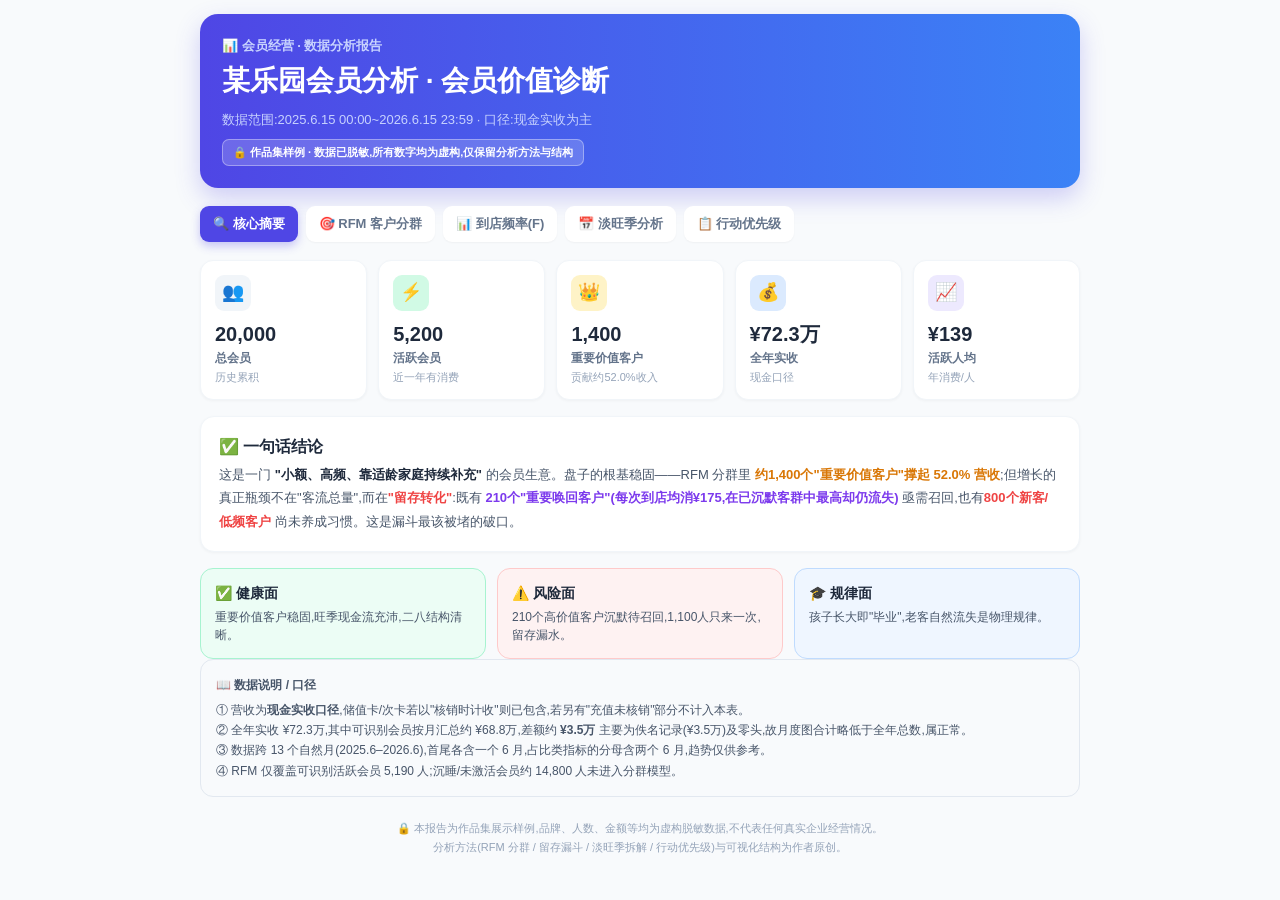
<file: index.html>
<!DOCTYPE html>
<html lang="zh-CN">
<head>
<meta charset="UTF-8">
<meta name="viewport" content="width=device-width, initial-scale=1.0">
<title>会员价值诊断报告(脱敏样例)</title>

<!-- 步骤 1：样式 ── style.css -->
<link rel="stylesheet" href="style.css">

</head>
<body>
<div class="wrap" id="app"></div>

<!--
  加载顺序说明（全局作用域，非 ES Module）：
    步骤 2：config.js  → 定义 CONFIG（纯数据）
    步骤 3：rfm.js     → 定义 RFM 计算/渲染函数（依赖 CONFIG）
    步骤 4：charts.js  → 定义图表渲染函数（依赖 CONFIG + rfm.js 的 num/pct）
    步骤 5：下面的内联脚本 → 调用上面所有函数，组装完整页面
-->
<script src="config.js"></script>
<script src="rfm.js"></script>
<script src="charts.js"></script>

<script>
/* ============================================================
   主组装脚本 — 职责：调所有模块的函数，拼出完整页面
   ============================================================ */
(function() {
  var C = CONFIG;

  // ── 步骤 5a：计算所有数据 ──
  var rfmData = computeRfmData();
  var moData  = computeMonthlyData();

  // ── 步骤 5b：用各模块渲染 HTML 片段 ──
  var rfmBars  = buildRfmBars(rfmData.rfmDisplay, rfmData.rfmMax);
  var rfmCards = buildRfmCards(rfmData.rfmDisplay, rfmData.rfmRevTotal);
  var anonCard = buildAnonCard();
  var moBars   = buildMoBars(moData.moRows, moData.moMax, moData.moYear, moData.segColor);
  var moLegend = buildMoLegend();
  var yoyBlock = buildYoyComparison(moData.yoyJun, moData.jun25, moData.jun26);
  var planRows = buildActionPlan();
  var freqChart = buildFreqChart(rfmData.active, rfmData.sleeping, rfmData.pyMax, rfmData.convertible);

  // ── 步骤 5c：组装完整页面 HTML ──
  var HTML = ''
    + '<div class="header">'
    + '<div class="eyebrow">📊 会员经营 · 数据分析报告</div>'
    + '<h1>' + C.brandName + ' · ' + C.reportTitle + '</h1>'
    + '<p>数据范围:' + C.dateRange + '</p>'
    + '<span class="desens">🔒 作品集样例 · 数据已脱敏,所有数字均为虚构,仅保留分析方法与结构</span>'
    + '</div>'

    + '<div class="tabs">'
    + '<button class="tab active" data-t="overview">🔍 核心摘要</button>'
    + '<button class="tab" data-t="rfm">🎯 RFM 客户分群</button>'
    + '<button class="tab" data-t="members">📊 到店频率(F)</button>'
    + '<button class="tab" data-t="revenue">📅 淡旺季分析</button>'
    + '<button class="tab" data-t="plan">📋 行动优先级</button>'
    + '</div>'

    // ========== OVERVIEW 面板 ==========
    + '<div class="panel active" id="overview">'
    + '<div class="kpi-grid">'
    + '<div class="kpi"><div class="ic" style="background:#f1f5f9">👥</div><div class="v">' + num(C.totalMembers) + '</div><div class="l">总会员</div><div class="s">' + C.accumDesc + '</div></div>'
    + '<div class="kpi"><div class="ic" style="background:#d1fae5">⚡</div><div class="v">' + num(rfmData.active) + '</div><div class="l">活跃会员</div><div class="s">近一年有消费</div></div>'
    + '<div class="kpi"><div class="ic" style="background:#fef3c7">👑</div><div class="v">' + num(C.rfmSegments[0].members) + '</div><div class="l">重要价值客户</div><div class="s">贡献约' + pct(rfmData.topShare, 0) + '收入</div></div>'
    + '<div class="kpi"><div class="ic" style="background:#dbeafe">💰</div><div class="v">¥' + C.annualRevenueWan + '万</div><div class="l">全年实收</div><div class="s">现金口径</div></div>'
    + '<div class="kpi"><div class="ic" style="background:#ede9fe">📈</div><div class="v">¥' + rfmData.perCapita + '</div><div class="l">活跃人均</div><div class="s">年消费/人</div></div>'
    + '</div>'

    + '<div class="card">'
    + '<h2>✅ 一句话结论</h2>'
    + '<p style="font-size:13px;color:#475569;line-height:1.8">'
    + '这是一门 <b class="dark">"小额、高频、靠适龄家庭持续补充"</b> 的会员生意。盘子的根基稳固——'
    + 'RFM 分群里 <b class="amber">约' + num(C.rfmSegments[0].members) + '个"重要价值客户"撑起 ' + pct(rfmData.topShare, 0) + ' 营收</b>;但增长的真正瓶颈不在"客流总量",而在'
    + '<b class="red">"留存转化"</b>:既有 <b class="violet">' + num(C.rfmSegments[1].members) + '个"重要唤回客户"(每次到店均消¥' + num(C.rfmSegments[1].avgPerVisit) + ',在已沉默客群中最高却仍流失)</b> 亟需召回,也有'
    + '<b class="red">' + num(C.rfmSegments[6].members) + '个新客/低频客户</b> 尚未养成习惯。这是漏斗最该被堵的破口。'
    + '</p>'
    + '</div>'

    + '<div class="grid3">'
    + '<div class="mini" style="background:#ecfdf5;border-color:#a7f3d0"><div class="t" style="color:#1e293b">✅ 健康面</div><p>重要价值客户稳固,旺季现金流充沛,二八结构清晰。</p></div>'
    + '<div class="mini" style="background:#fef2f2;border-color:#fecaca"><div class="t" style="color:#1e293b">⚠️ 风险面</div><p>' + num(C.rfmSegments[1].members) + '个高价值客户沉默待召回,' + num(C.onceMembers) + '人只来一次,留存漏水。</p></div>'
    + '<div class="mini" style="background:#eff6ff;border-color:#bfdbfe"><div class="t" style="color:#1e293b">🎓 规律面</div><p>孩子长大即"毕业",老客自然流失是物理规律。</p></div>'
    + '</div>'

    + '<div class="note" style="background:#f8fafc;border:1px solid #e2e8f0">'
    + '<div class="nt" style="color:#475569">📖 数据说明 / 口径</div>'
    + '<span style="color:#475569">'
    + '① 营收为<b>现金实收口径</b>,储值卡/次卡若以"核销时计收"则已包含,若另有"充值未核销"部分不计入本表。<br>'
    + '② 全年实收 ¥' + C.annualRevenueWan + '万,其中可识别会员按月汇总约 ¥' + (moData.moYear / 10000).toFixed(1) + '万,差额约 <b>¥' + (moData.moGap / 10000).toFixed(1) + '万</b> 主要为佚名记录(¥' + (C.rfmAnonymous.revenueYuan / 10000).toFixed(1) + '万)及零头,故月度图合计略低于全年总数,属正常。<br>'
    + '③ 数据跨 13 个自然月(2025.6–2026.6),首尾各含一个 6 月,占比类指标的分母含两个 6 月,趋势仅供参考。<br>'
    + '④ RFM 仅覆盖可识别活跃会员 ' + num(rfmData.rfmKnownSum) + ' 人;沉睡/未激活会员约 ' + num(rfmData.sleeping) + ' 人未进入分群模型。'
    + '</span>'
    + '</div>'
    + '</div>'

    // ========== RFM 面板 ==========
    + '<div class="panel" id="rfm">'
    + '<div class="card">'
    + '<h2>RFM 是什么 · 怎么分类的</h2>'
    + '<div class="sub">用三个维度给每位会员"打分",再按高低组合划出客户类型</div>'
    + '<div class="rfm-dim">'
    + '<div class="d" style="background:#eff6ff;border-color:#bfdbfe"><div class="dl" style="color:#2563eb">R</div><div class="dn">最近消费 Recency</div><p>距今多久来过一次。越近说明越活跃,记"近";太久没来记"远"。</p></div>'
    + '<div class="d" style="background:#fffbeb;border-color:#fde68a"><div class="dl" style="color:#d97706">F</div><div class="dn">消费频率 Frequency</div><p>统计期内到店次数。来得越勤越忠诚,记"高";偶尔来记"低"。</p></div>'
    + '<div class="d" style="background:#ecfdf5;border-color:#a7f3d0"><div class="dl" style="color:#059669">M</div><div class="dn">消费金额 Monetary</div><p>累计消费金额。花得越多越有价值,记"高";花得少记"低"。</p></div>'
    + '</div>'
    + '<div class="note" style="background:#f8fafc;border:1px solid #e2e8f0">'
    + '<span style="color:#475569"><b class="dark">划分规则:</b>把每位会员的 R / F / M 分别与<b>全体平均值</b>对比——高于平均记"高/近",低于平均记"低/远"。三个维度的"高低"两两组合,共 8 种,正好对应下面 8 类客户。<b>(注:均值切分在少数大客拉高平均时会让"高"组偏小,后续可改用分位数法复核。)</b></span>'
    + '</div>'
    + '</div>'

    + '<div class="card">'
    + '<h2>各分群规模</h2>'
    + '<div class="sub">可识别活跃会员共 ' + num(rfmData.rfmKnownSum) + ' 人(佚名记录单列,见下)</div>'
    + rfmBars
    + '<div class="note" style="background:#ecfdf5;border:1px solid #a7f3d0;margin-top:6px">'
    + '<span style="color:#065f46"><b>校验:</b>8 类合计 ' + num(rfmData.rfmKnownSum) + ' 人,加上 ' + num(rfmData.anonCount) + ' 条佚名合并记录,正好 = 活跃会员 ' + num(rfmData.active) + ' 人,数据完整无缺口。</span>'
    + '</div>'
    + '</div>'

    + '<div class="card">'
    + '<h2>分群明细 · 金额、客单价与运营动作</h2>'
    + '<div class="sub">每类客户的 R/F/M 组合、实付金额合计、每次到店平均消费,以及该怎么对待</div>'
    + rfmCards
    + '<div class="note" style="background:#eff6ff;border:1px solid #bfdbfe;margin-top:4px">'
    + '<span style="color:#1e3a8a"><b class="blue">读图提示:</b>「实付合计」是该类会员近一年的总贡献;「每次到店均消」反映客单价高低。可以看到高价值类(发展/挽留)虽然人少,但每次到店均消明显高于普通类——这正是把资源向他们倾斜的依据。</span>'
    + '</div>'
    + '</div>'

    + '<div class="card">'
    + '<h2>🎭 佚名客户(单列)</h2>'
    + '<div class="sub">无法识别、不参与打分,仅保留记录</div>'
    + anonCard
    + '</div>'
    + '</div>'

    // ========== MEMBERS / 频率面板 ==========
    + '<div class="panel" id="members">'
    + '<div class="card">'
    + '<h2>到店频率漏斗(RFM 中的 F 维度细看)</h2>'
    + '<div class="sub">活跃会员' + num(rfmData.active) + '人按近一年到店次数拆分,看新客转化与留存</div>'
    + freqChart
    + '</div>'
    + '<div class="note" style="background:#fffbeb;border:1px solid #fde68a">'
    + '<div class="nt" style="color:#92400e">🎯 分析师备注</div>'
    + '<span style="color:#78350f">"只来1次"和"2-3次"两层合计 <b>' + num(rfmData.convertible) + '人</b>,是暑期卡最该主攻的"可转化人群"——对应 RFM 里的"新客/低频客户"与"一般客户"。沉睡池' + num(rfmData.sleeping) + '人需先用"时间"字段区分 <b>"真睡着(近期才停)"</b> 与 <b>"已毕业(很久没来)"</b>,只唤醒前者。</span>'
    + '</div>'
    + '</div>'

    // ========== 淡旺季面板 ==========
    + '<div class="panel" id="revenue">'
    + '<div class="card">'
    + '<h2>📅 淡旺季分析 · ' + moData.moRows.length + '个月实收</h2>'
    + '<div class="sub">条长 = 该月实收占合计比例 &nbsp;|&nbsp; 条内颜色 = 该月各类客户的贡献占比</div>'
    + moBars
    + (moData.anyApprox ? '<div class="note" style="background:#fffbeb;border:1px solid #fde68a;margin-top:6px"><span style="color:#92400e"><b>注:</b>带 <b style="color:#f59e0b">*</b> 的月份只填了实收总额,条内颜色是按"全年平均结构"<b>估算</b>的,仅供示意。</span></div>' : '')
    + '<div class="note" style="background:#fef2f2;border:1px solid #fecaca;margin-top:6px">'
    + '<span style="color:#991b1b"><b>重要读图前提(方法论):</b>客户分群标签是按<b>全年一次性</b>划定的,而"流失/唤回/挽留"等类别的定义本身就含「很久没来」。因此这些类别在最近几个月自然为 0——这是<b>分类定义所致,并非该群体真的在淡季消失</b>。所以本图<b>只适合横向看"新客/低频(浅蓝)"等近期活跃类的季节变化</b>,不要据此解读"流失客户在某月不见了"。</span>'
    + '</div>'
    + '</div>'

    + '<div class="stat-grid" style="margin-bottom:16px">'
    + '<div class="stat"><div class="v" style="color:#f59e0b">' + moData.peak.m + '</div><div class="l">最旺月(¥' + (moData.peak.tot / 10000).toFixed(1) + '万 · ' + pct(moData.peak.tot / moData.moYear, 1) + ')</div></div>'
    + '<div class="stat"><div class="v" style="color:#60a5fa">' + moData.low.m + '</div><div class="l">最淡月(¥' + (moData.low.tot / 10000).toFixed(1) + '万 · ' + pct(moData.low.tot / moData.moYear, 1) + ')</div></div>'
    + '<div class="stat"><div class="v" style="color:#059669">' + pct(moData.summerTot / moData.moYear, 0) + '</div><div class="l">暑期(7-8月)占合计</div></div>'
    + '</div>'

    + yoyBlock

    + '<div class="card">'
    + '<h2>颜色图例(客户类型)</h2>'
    + '<div class="legend">' + moLegend + '</div>'
    + '</div>'

    + '<div class="note" style="background:#eff6ff;border:1px solid #bfdbfe">'
    + '<span style="color:#1e3a8a"><b class="blue">怎么看:</b>条形越长的月份越旺。更关键的是看<b>条内"新客/低频(浅蓝)"那一段如何随季节变宽</b>——旺季它若明显加宽,说明暑假确实带来大量新客,这正是暑期卡转化的原料;若旺季主要靠"重要价值客户"(橙)撑着,则说明旺季更多是老客加倍消费,而非拉新。</span>'
    + '</div>'
    + '</div>'

    // ========== 行动优先级面板 ==========
    + '<div class="panel" id="plan">'
    + '<div class="card">'
    + '<h2>📋 行动优先级</h2>'
    + '<div class="sub">把分群结论收口成"先做什么、对谁、靠什么依据、能换回多少、谁来做"</div>'
    + '<div class="tbl-wrap">'
    + '<table class="tbl">'
    + '<thead><tr><th>优先级</th><th>动作</th><th>目标人群</th><th>决策依据</th><th>预估回报(粗估)</th><th>负责</th></tr></thead>'
    + '<tbody>' + planRows + '</tbody>'
    + '</table>'
    + '</div>'
    + '<div class="note" style="background:#fffbeb;border:1px solid #fde68a;margin-top:12px">'
    + '<span style="color:#92400e"><b>关于"预估回报":</b>表中数字是<b>基于明确假设的粗估</b>(如"召回率 30%""单次 +¥20"),目的是让建议可被讨论和验证,而非精确预测。落地后请用实际数据回填、迭代假设——<b>写出假设</b>本身就是专业报告与口号的区别。</span>'
    + '</div>'
    + '</div>'

    + '<div class="note" style="background:#eff6ff;border:1px solid #bfdbfe">'
    + '<span style="color:#1e3a8a"><b class="blue">投入逻辑:</b>P0/P1 集中在"高价值召回"与"新客留存"——前者单位产出最高、后者决定盘子能否持续补充;P2 守住基本盘;P3 用近乎零成本的群发维持触达即可,不宜重投。<b>有限资源应优先砸在 P0、P1。</b></span>'
    + '</div>'
    + '</div>'

    + '<div class="footer">'
    + '🔒 本报告为作品集展示样例,品牌、人数、金额等均为虚构脱敏数据,不代表任何真实企业经营情况。<br>'
    + '分析方法(RFM 分群 / 留存漏斗 / 淡旺季拆解 / 行动优先级)与可视化结构为作者原创。'
    + '</div>';

  // ── 步骤 5d：渲染到页面 ──
  document.getElementById('app').innerHTML = HTML;

  // ── 步骤 5e：标签切换逻辑 ──
  document.querySelectorAll('.tab').forEach(function(btn) {
    btn.addEventListener('click', function() {
      document.querySelectorAll('.tab').forEach(function(b) { b.classList.remove('active'); });
      document.querySelectorAll('.panel').forEach(function(p) { p.classList.remove('active'); });
      btn.classList.add('active');
      document.getElementById(btn.getAttribute('data-t')).classList.add('active');
    });
  });
})();
</script>
</body>
</html>
</file>
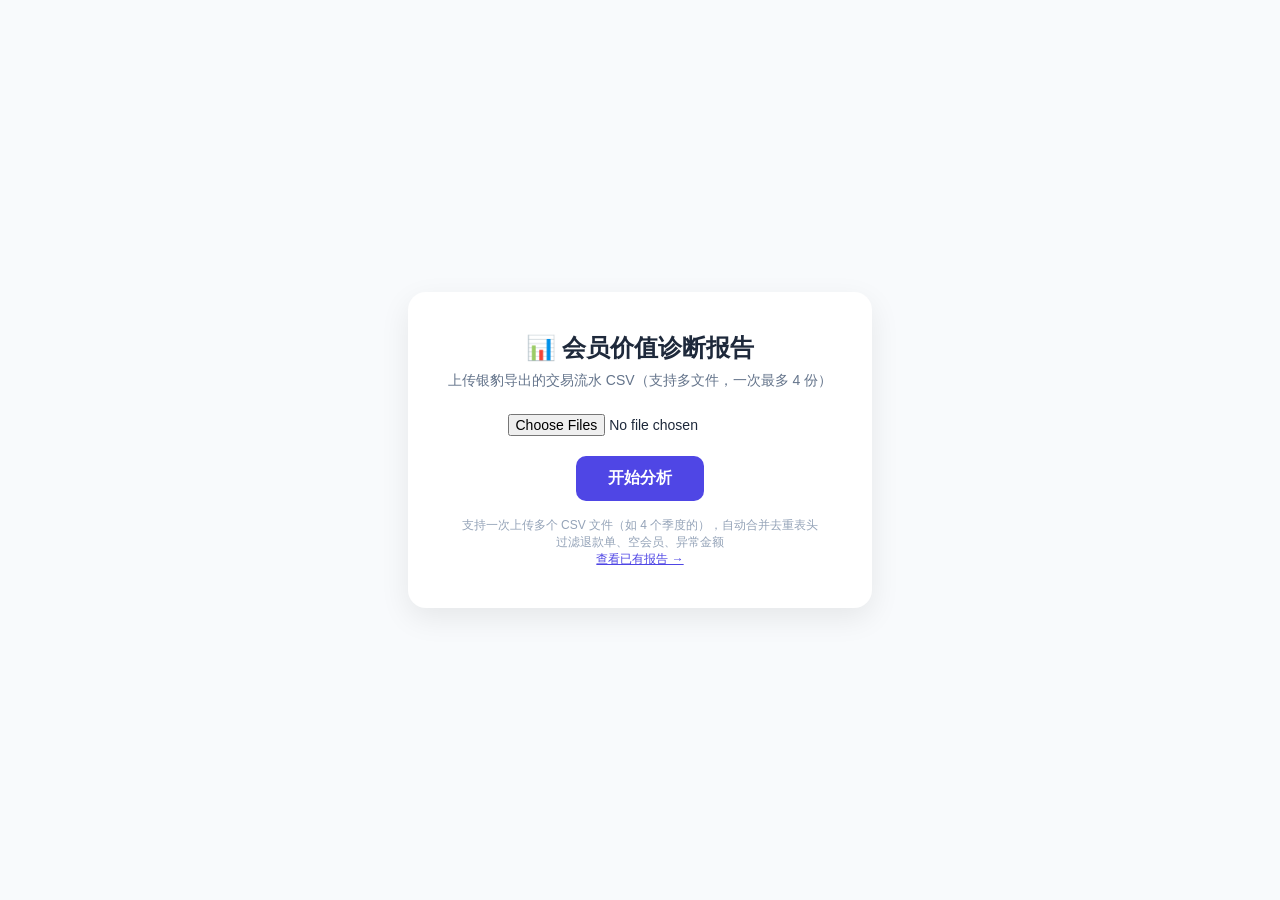
<file: templates/upload.html>
<!DOCTYPE html>
<html lang="zh-CN">
<head>
<meta charset="UTF-8">
<meta name="viewport" content="width=device-width, initial-scale=1.0">
<title>会员价值诊断报告</title>
<style>
  * { margin:0; padding:0; box-sizing:border-box; }
  body { font-family: -apple-system, "PingFang SC", "Microsoft YaHei", sans-serif;
         background:#f8fafc; color:#1e293b; display:flex; justify-content:center;
         align-items:center; min-height:100vh; }
  .card { background:#fff; border-radius:18px; padding:40px; max-width:520px;
          box-shadow:0 10px 30px rgba(0,0,0,.08); text-align:center; }
  h1 { font-size:24px; margin-bottom:8px; }
  p { color:#64748b; font-size:14px; margin-bottom:24px; }
  input[type=file] { margin-bottom:20px; font-size:14px; }
  button { background:#4f46e5; color:#fff; border:none; padding:12px 32px;
           border-radius:10px; font-size:16px; font-weight:600; cursor:pointer; }
  button:hover { background:#4338ca; }
  .hint { font-size:12px; color:#94a3b8; margin-top:16px; }
</style>
</head>
<body>
<div class="card">
  <h1>📊 会员价值诊断报告</h1>
  <p>上传银豹导出的交易流水 CSV（支持多文件，一次最多 4 份）</p>
  <form action="/import" method="post" enctype="multipart/form-data">
    <input type="file" name="files" multiple accept=".csv" required>
    <br>
    <button type="submit">开始分析</button>
  </form>
  <div class="hint">
    支持一次上传多个 CSV 文件（如 4 个季度的），自动合并去重表头<br>
    过滤退款单、空会员、异常金额<br>
    <a href="/report/latest" style="color:#4f46e5">查看已有报告 →</a>
  </div>
</div>
</body>
</html>
</file>
<file: style.css>
/**
 * 会员价值诊断报告 — 样式表
 * ==========================
 * 职责：纯视觉样式，不包含任何数据或逻辑。
 *
 * 为什么单独一个文件？
 *   - 原来 100 行 CSS 嵌在 HTML 的 <style> 里，HTML 文件 578 行
 *   - 拆出来后 HTML 只关心结构，CSS 只关心样式
 *   - 改颜色/字体/响应式布局时只打开这个文件
 */

* { margin:0; padding:0; box-sizing:border-box; }
body {
  font-family: -apple-system, BlinkMacSystemFont, "PingFang SC", "Microsoft YaHei", sans-serif;
  background:#f8fafc; color:#1e293b; line-height:1.5; padding:14px;
}
.wrap { max-width:880px; margin:0 auto; }
.header {
  background:linear-gradient(to right,#4f46e5,#3b82f6);
  border-radius:18px; padding:22px; color:#fff;
  box-shadow:0 10px 25px rgba(79,70,229,.25); margin-bottom:18px;
}
.header .eyebrow { font-size:13px; color:#c7d2fe; font-weight:600; margin-bottom:4px; }
.header h1 { font-size:24px; font-weight:800; }
.header p { color:#c7d2fe; margin-top:8px; font-size:13px; }
.desens {
  display:inline-block; margin-top:10px; font-size:11px; font-weight:700;
  background:rgba(255,255,255,.18); border:1px solid rgba(255,255,255,.35);
  color:#fff; padding:4px 10px; border-radius:7px;
}
.tabs { display:flex; flex-wrap:wrap; gap:8px; margin-bottom:18px; }
.tab {
  border:none; cursor:pointer; padding:9px 13px; border-radius:9px;
  font-size:13px; font-weight:600; background:#fff; color:#64748b;
  box-shadow:0 1px 2px rgba(0,0,0,.04); transition:.15s;
}
.tab:hover { background:#f1f5f9; }
.tab.active { background:#4f46e5; color:#fff; box-shadow:0 4px 10px rgba(79,70,229,.3); }
.panel { display:none; }
.panel.active { display:block; }
.card {
  background:#fff; border:1px solid #f1f5f9; border-radius:14px;
  padding:18px; box-shadow:0 1px 3px rgba(0,0,0,.04); margin-bottom:16px;
}
.card h2 { font-size:16px; font-weight:700; color:#1e293b; margin-bottom:4px; display:flex; align-items:center; gap:7px; }
.sub { font-size:12px; color:#94a3b8; margin-bottom:14px; }
.kpi-grid { display:grid; grid-template-columns:repeat(2,1fr); gap:11px; margin-bottom:16px; }
.kpi { background:#fff; border:1px solid #f1f5f9; border-radius:13px; padding:14px; box-shadow:0 1px 3px rgba(0,0,0,.04); }
.kpi .ic { width:36px; height:36px; border-radius:9px; display:flex; align-items:center; justify-content:center; font-size:18px; margin-bottom:8px; }
.kpi .v { font-size:20px; font-weight:800; color:#1e293b; }
.kpi .l { font-size:12px; color:#64748b; font-weight:600; }
.kpi .s { font-size:11px; color:#94a3b8; margin-top:2px; }
.grid3 { display:grid; grid-template-columns:1fr; gap:11px; }
.mini { border-radius:13px; padding:14px; border:1px solid; }
.mini .t { font-weight:700; color:#1e293b; margin-bottom:4px; display:flex; align-items:center; gap:6px; font-size:14px; }
.mini p { font-size:12px; color:#475569; }
.stat-grid { display:grid; grid-template-columns:repeat(3,1fr); gap:11px; }
.stat { background:#fff; border:1px solid #f1f5f9; border-radius:13px; padding:14px; text-align:center; box-shadow:0 1px 3px rgba(0,0,0,.04); }
.stat .v { font-size:22px; font-weight:800; }
.stat .l { font-size:11px; color:#64748b; margin-top:4px; }
.hbar-row { display:flex; align-items:center; gap:10px; margin-bottom:10px; }
.hbar-label { width:120px; font-size:11px; color:#475569; text-align:right; flex-shrink:0; line-height:1.3; }
.hbar-track { flex:1; background:#f1f5f9; border-radius:6px; height:26px; position:relative; }
.hbar-fill { height:100%; border-radius:6px; min-width:3px; }
.hbar-val { font-size:11px; font-weight:700; color:#475569; flex-shrink:0; width:54px; }
.legend { display:grid; grid-template-columns:1fr; gap:7px; margin-top:14px; }
.legend-item { display:flex; align-items:flex-start; gap:7px; font-size:12px; color:#475569; }
.dot { width:12px; height:12px; border-radius:3px; margin-top:2px; flex-shrink:0; }
.note { border-radius:13px; padding:15px; font-size:12px; line-height:1.7; }
.note .nt { font-weight:700; margin-bottom:4px; display:flex; align-items:center; gap:6px; }
.footer { text-align:center; font-size:11px; color:#94a3b8; margin-top:22px; line-height:1.7; }
/* —— RFM 专用 —— */
.rfm-dim { display:grid; grid-template-columns:1fr; gap:11px; margin-bottom:14px; }
.rfm-dim .d { border-radius:13px; padding:14px; border:1px solid; }
.rfm-dim .dl { font-size:24px; font-weight:800; line-height:1; }
.rfm-dim .dn { font-weight:700; color:#1e293b; font-size:13px; margin:5px 0 3px; }
.rfm-dim p { font-size:12px; color:#475569; line-height:1.6; }
.rfm-seg { border-radius:13px; padding:14px; border:1px solid #f1f5f9; border-left-width:5px; box-shadow:0 1px 3px rgba(0,0,0,.04); margin-bottom:11px; background:#fff; }
.rfm-seg .sh { display:flex; align-items:baseline; justify-content:space-between; gap:8px; flex-wrap:wrap; }
.rfm-seg .sn { font-weight:700; color:#1e293b; font-size:15px; }
.rfm-seg .scount { font-size:12px; font-weight:700; color:#475569; }
.rfm-tag { display:inline-block; font-size:10px; font-weight:700; padding:2px 7px; border-radius:5px; margin:6px 4px 0 0; }
.rfm-seg .sd { font-size:12px; color:#475569; margin-top:8px; line-height:1.6; }
.rfm-seg .sa { font-size:12px; color:#1e293b; margin-top:6px; line-height:1.6; background:#f8fafc; border-radius:7px; padding:8px 10px; }
.money-row { display:flex; flex-wrap:wrap; gap:8px; margin-top:9px; }
.money-chip { font-size:11px; font-weight:700; padding:5px 9px; border-radius:7px; background:#f8fafc; border:1px solid #f1f5f9; color:#334155; }
.money-chip b { font-size:13px; }
/* —— 同比 —— */
.yoy { display:flex; align-items:center; justify-content:center; gap:18px; flex-wrap:wrap; padding:6px 0; }
.yoy .box { text-align:center; }
.yoy .yv { font-size:22px; font-weight:800; color:#1e293b; }
.yoy .yl { font-size:11px; color:#64748b; margin-top:3px; }
.yoy .arrow { font-size:26px; color:#cbd5e1; }
.yoy .delta { font-size:20px; font-weight:800; }
/* —— 行动优先级表 —— */
.tbl-wrap { overflow-x:auto; -webkit-overflow-scrolling:touch; }
.tbl { width:100%; border-collapse:collapse; font-size:12px; min-width:560px; }
.tbl th { background:#f8fafc; text-align:left; padding:9px 10px; font-weight:700; color:#475569; border-bottom:2px solid #e2e8f0; white-space:nowrap; }
.tbl td { padding:9px 10px; border-bottom:1px solid #f1f5f9; color:#475569; vertical-align:top; line-height:1.5; }
.tbl tr:last-child td { border-bottom:none; }
.pri-tag { display:inline-block; font-size:10px; font-weight:700; padding:3px 8px; border-radius:5px; color:#fff; white-space:nowrap; }
b.amber{color:#d97706}b.red{color:#ef4444}b.blue{color:#2563eb}b.violet{color:#7c3aed}b.dark{color:#1e293b}b.green{color:#059669}
@media(min-width:640px){
  .kpi-grid{grid-template-columns:repeat(5,1fr)}
  .grid3{grid-template-columns:repeat(3,1fr)}
  .legend{grid-template-columns:repeat(2,1fr)}
  .rfm-dim{grid-template-columns:repeat(3,1fr)}
  .header h1{font-size:28px}
}
</file>
